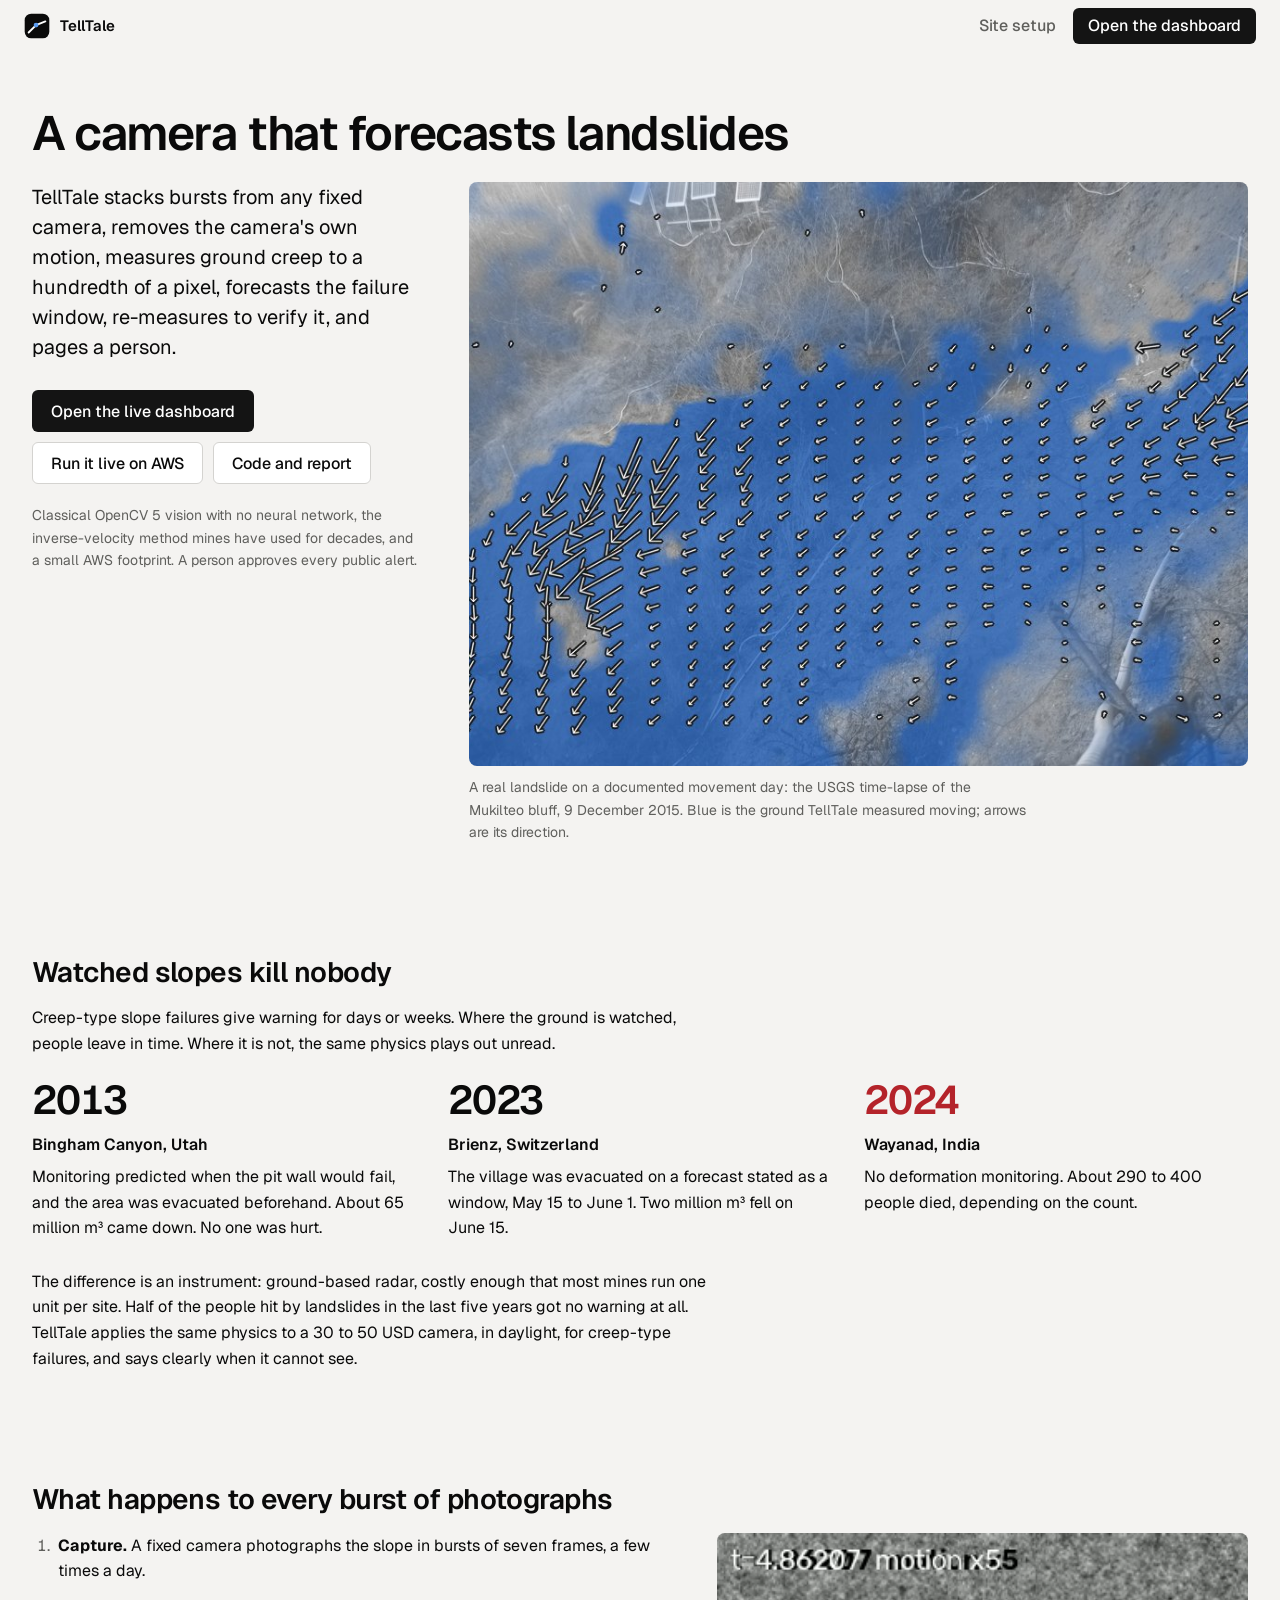
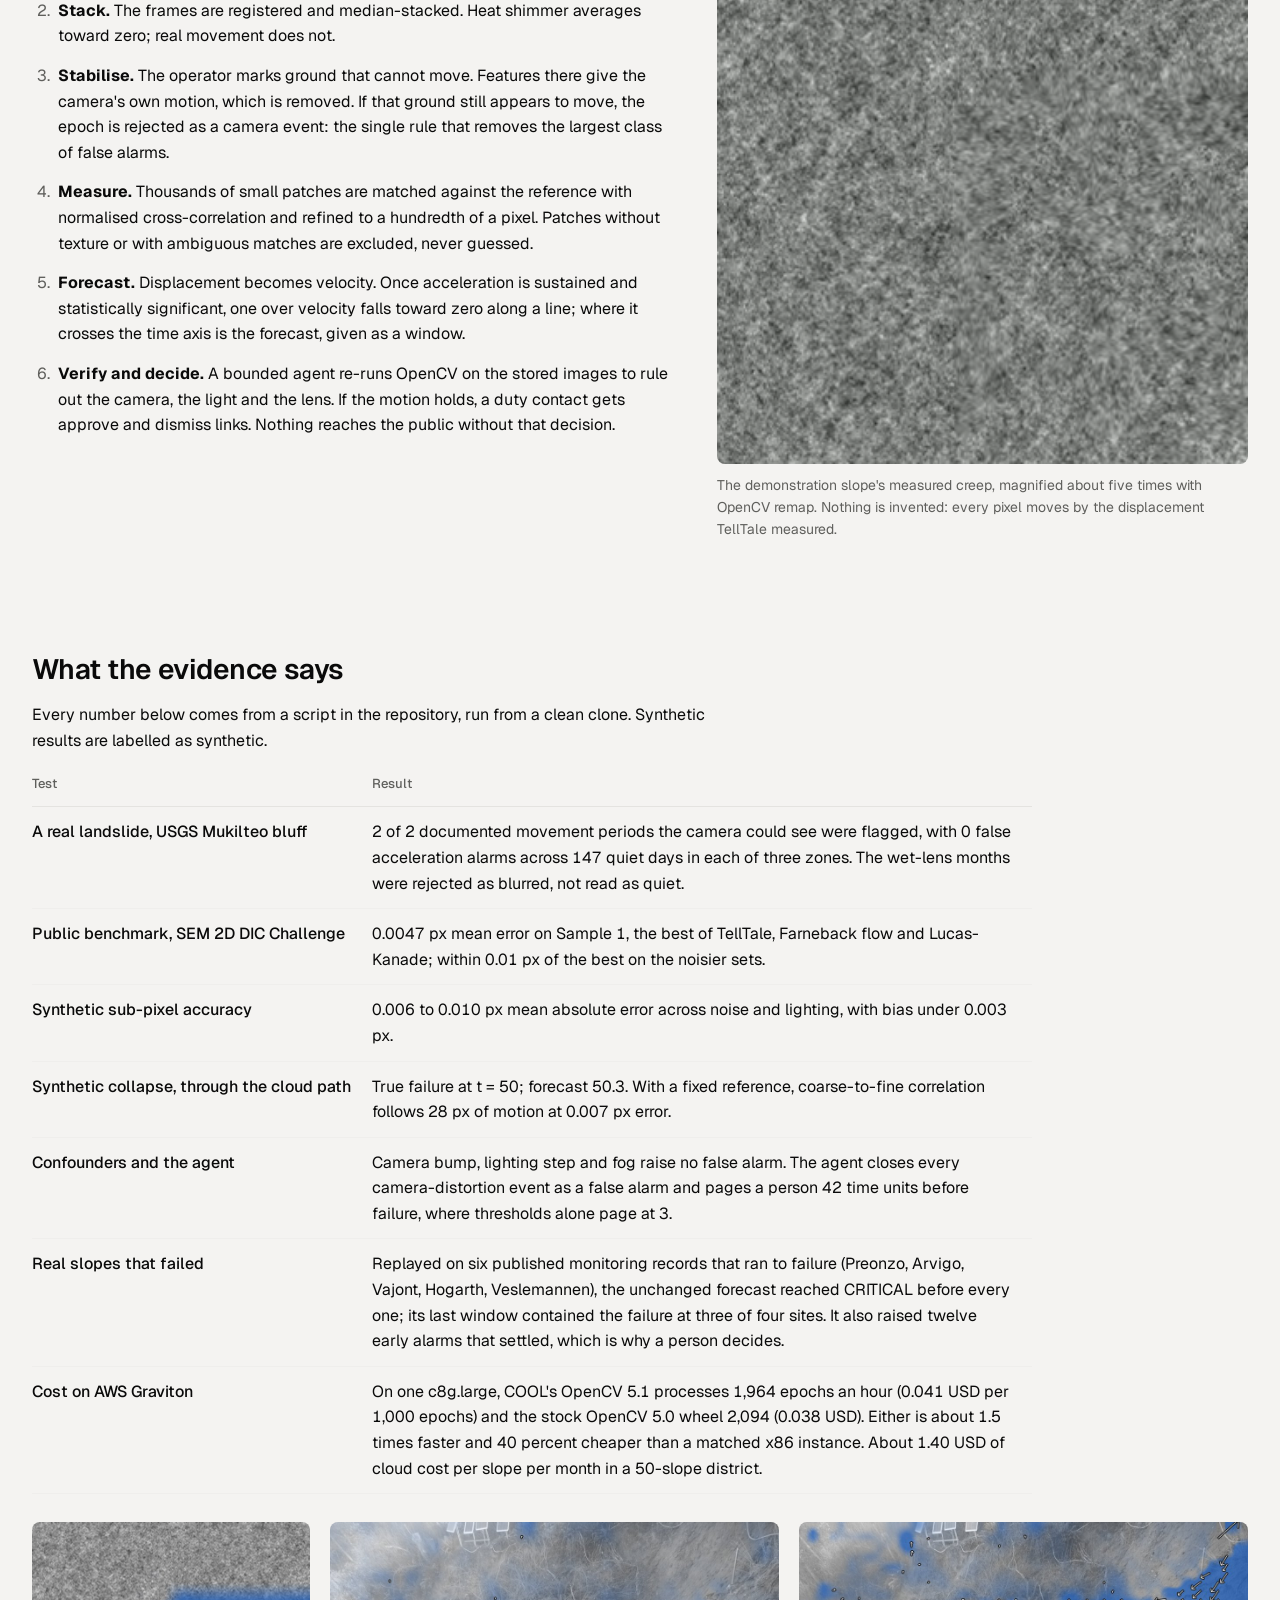
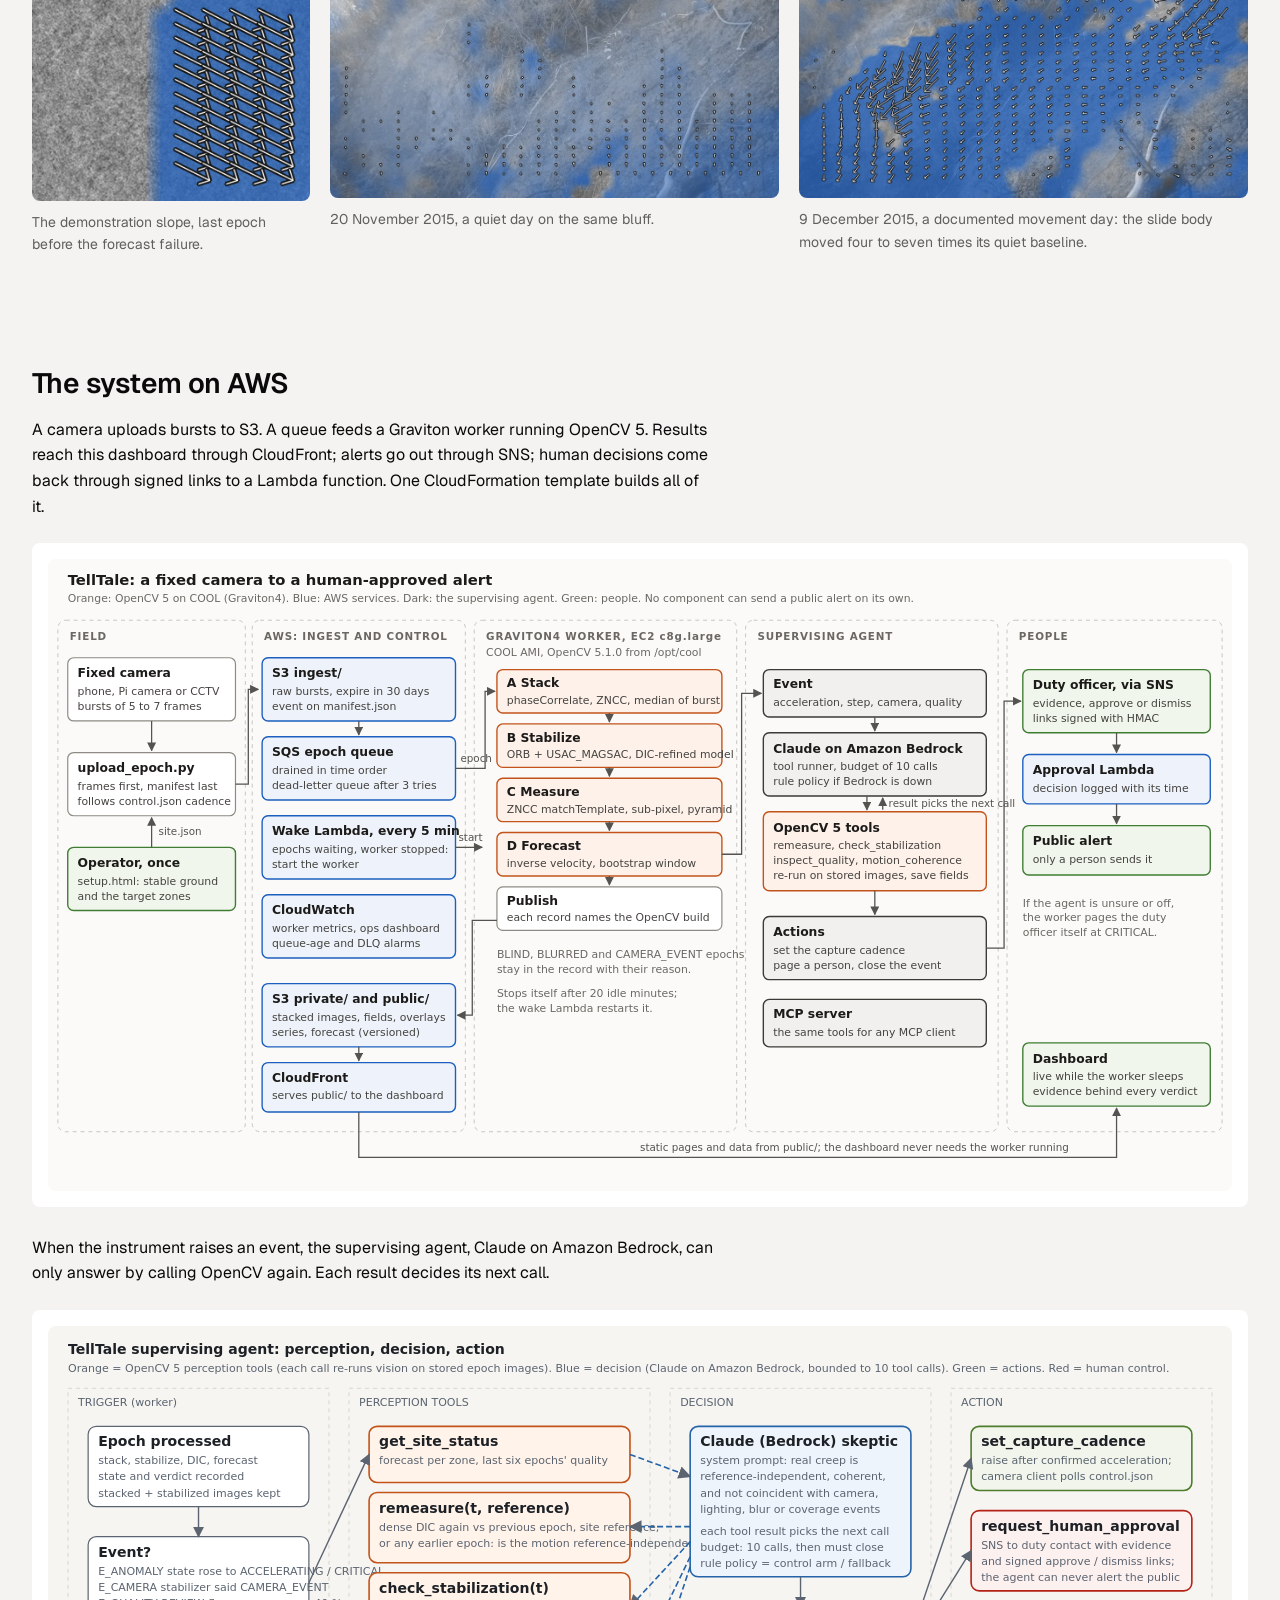
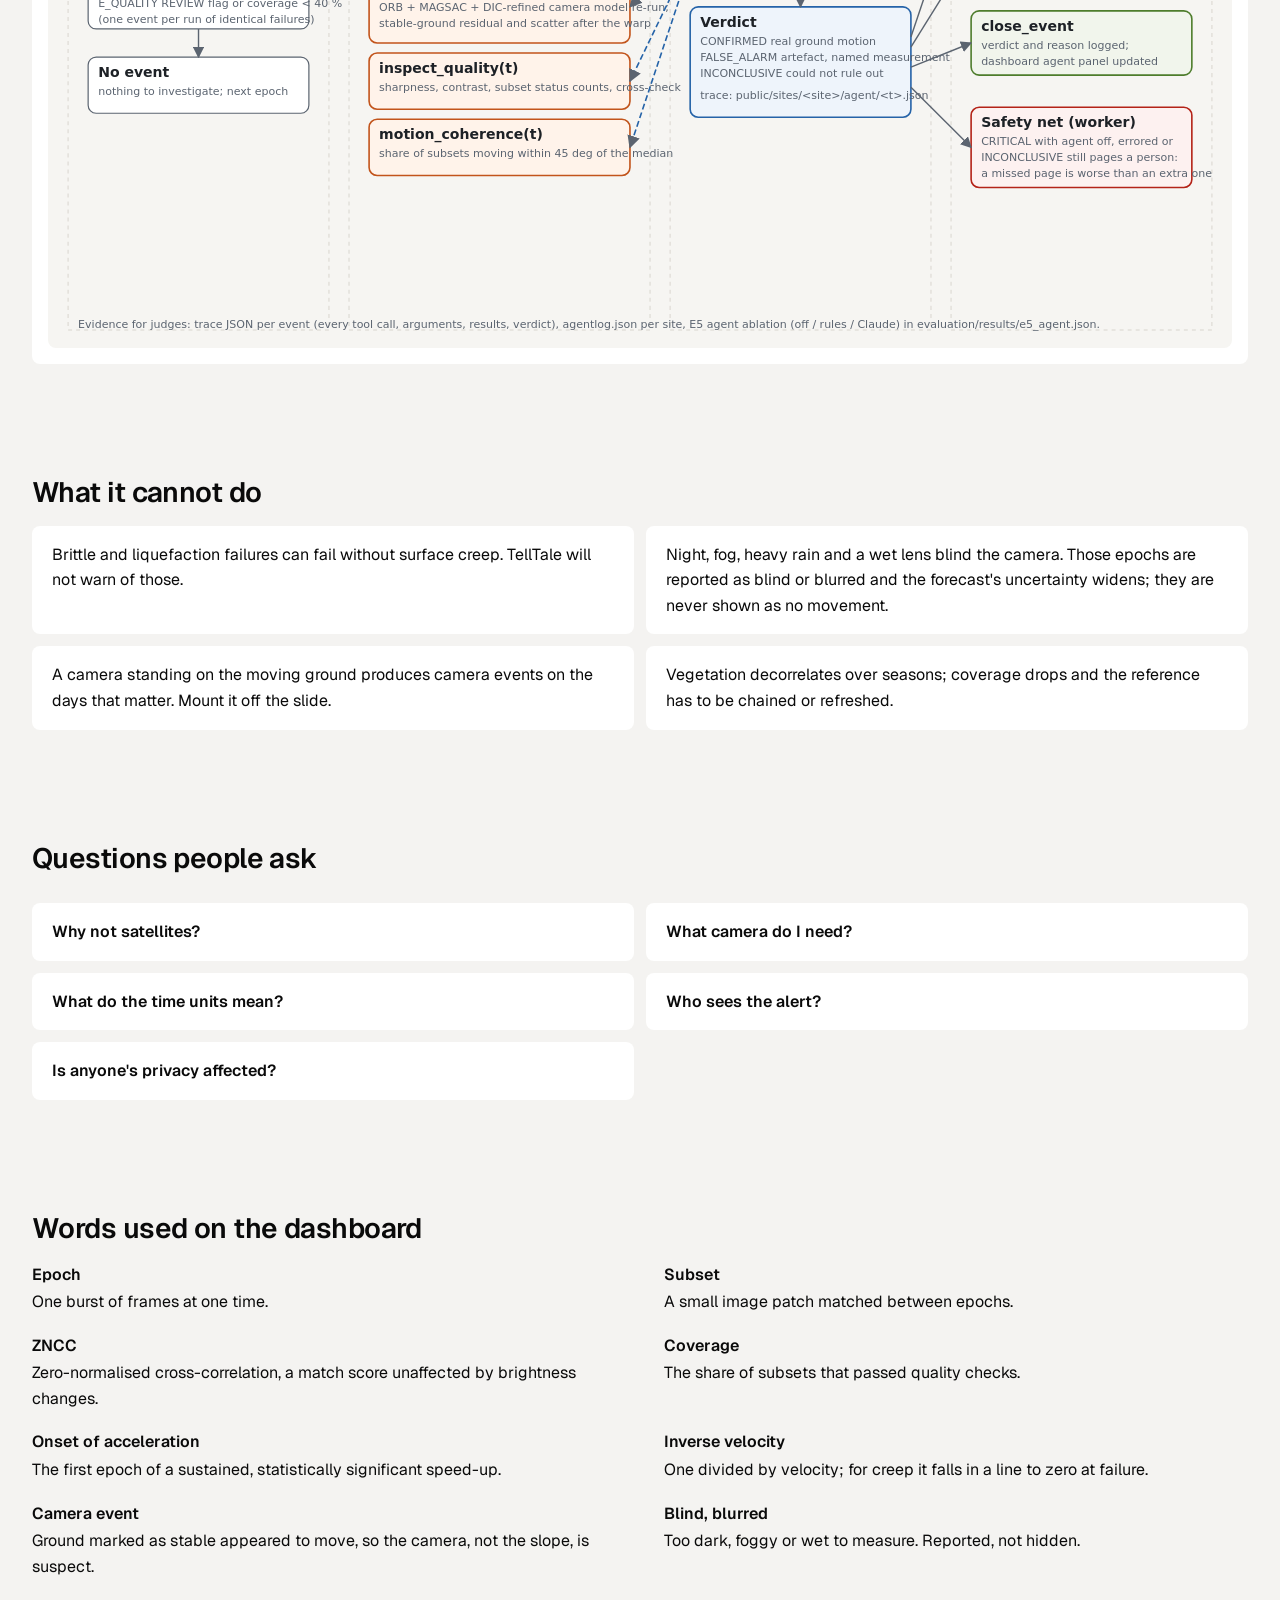
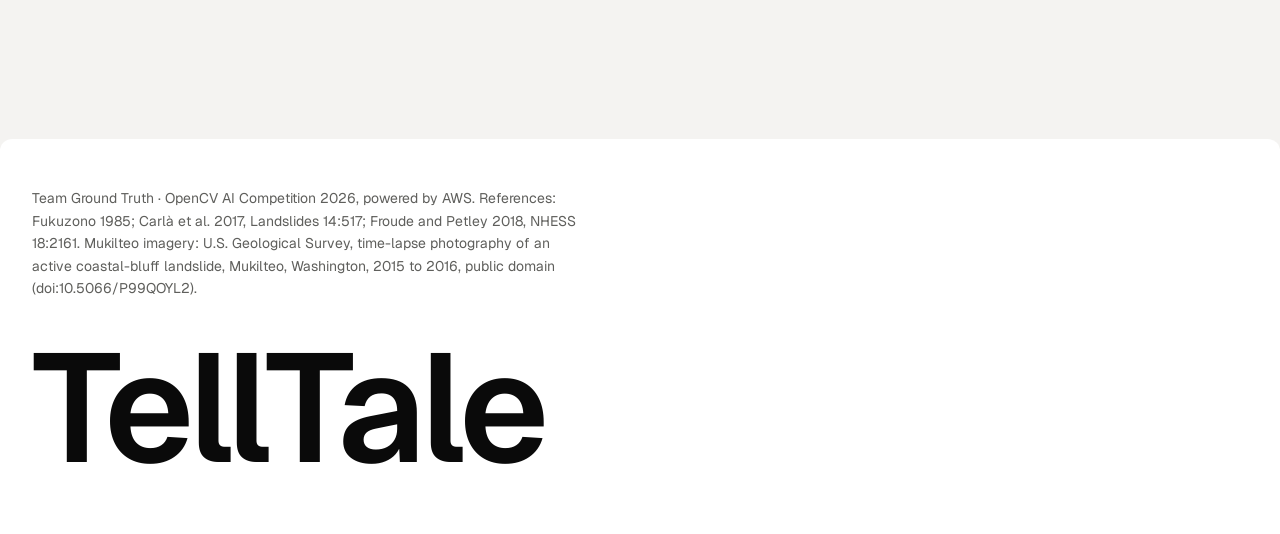
<file: web/dashboard/about.html>
<!doctype html>
<html lang="en">
<head>
<meta charset="utf-8">
<meta name="viewport" content="width=device-width, initial-scale=1">
<title>How TellTale works · camera slope instrument</title>
<meta name="description" content="TellTale stacks bursts from any fixed camera, removes the camera's own motion, measures ground creep to a hundredth of a pixel, forecasts the failure window, re-measures to verify it, and pages a person.">
<meta name="color-scheme" content="light dark">
<link rel="preconnect" href="https://fonts.googleapis.com"><link rel="preconnect" href="https://fonts.gstatic.com" crossorigin>
<link href="https://fonts.googleapis.com/css2?family=Geist:wght@400;500;700&display=swap" rel="stylesheet">
<link rel="stylesheet" href="dashboard.css">
<script>(function(){var q=new URLSearchParams(location.search).get("theme");var t=q||localStorage.getItem("telltale-theme")||"";if(t)document.documentElement.dataset.theme=t;})();</script>

<style>
  /* Read page: one column of prose at about 68ch, figures at full width of the frame. */
  body.read { font-size: 16px; line-height: 1.6; }
  body.read header.top { border-bottom: 0; }
  body.read main { max-width: 1380px; margin: 0 auto; padding: 24px 32px 64px; display: block; }
  .read section { margin-top: 112px; }
  .read section:first-child { margin-top: 32px; }
  .read h1 { font-size: 48px; line-height: 1.05; letter-spacing: -0.03em; font-weight: 600; }
  .read h2 { font-size: 28px; line-height: 1.2; letter-spacing: -0.02em; font-weight: 600; margin-bottom: 16px; }
  .read h3 { font-size: 16px; font-weight: 600; }
  .read p, .read li { max-width: 62ch; }
  .read p + p { margin-top: 14px; }
  .read .lead { font-size: 20px; line-height: 1.5; margin: 20px 0 0; max-width: 46ch; }
  .opening { display: grid; grid-template-columns: minmax(0, 4fr) minmax(0, 8fr); gap: 24px 48px; align-items: start; }
  .opening h1 { grid-column: 1 / -1; }
  .opening figure img { aspect-ratio: 4 / 3; object-fit: cover; }
  .opening .lead { margin-top: 0; }
  .opening .cta-row { display: flex; flex-wrap: wrap; gap: 10px; margin-top: 28px; }
  .opening .btn { height: 42px; padding: 0 18px; font-size: 16px; }
  .opening .note { margin-top: 20px; color: var(--muted); font-size: 14px; max-width: 46ch; }
  figure { margin: 0; }
  figure img { display: block; width: 100%; height: auto; border-radius: 8px; background: var(--raised); }
  figure figcaption { margin-top: 10px; color: var(--muted); font-size: 14px; max-width: 62ch; }
  .outcomes { display: grid; grid-template-columns: repeat(3, minmax(0, 1fr)); gap: 32px; margin: 24px 0 28px; }
  .outcome .year { font-size: 40px; line-height: 1; font-weight: 600; letter-spacing: -0.03em; font-variant-numeric: tabular-nums; }
  .outcome h3 { margin: 12px 0 6px; }
  .outcome.unwatched .year { color: var(--negative); }
  .split { display: grid; grid-template-columns: minmax(0, 6fr) minmax(0, 5fr); gap: 48px; align-items: start; }
  ol.steps { margin: 0; padding-left: 22px; }
  ol.steps li { margin-bottom: 14px; padding-left: 4px; }
  ol.steps li::marker { color: var(--muted); font-variant-numeric: tabular-nums; }
  .pair { display: grid; grid-template-columns: minmax(0, 0.62fr) repeat(2, minmax(0, 1fr)); gap: 20px; margin-top: 28px; align-items: start; }
  table.evidence { width: 100%; font-size: 16px; margin-top: 8px; }
  table.evidence th, table.evidence td { white-space: normal; vertical-align: top; padding: 12px 20px 12px 0; }
  table.evidence td:first-child { width: 34%; font-weight: 500; }
  table.evidence td:last-child { max-width: 64ch; }
  table.evidence { max-width: 1000px; }
  .diagram { margin-top: 24px; background: var(--surface); border-radius: 8px; padding: 16px; }
  .diagram img { background: transparent; }
  .limits { list-style: none; padding: 0; margin: 8px 0 0; display: grid; grid-template-columns: repeat(2, minmax(0, 1fr)); gap: 12px; }
  .limits li { max-width: none; padding: 16px 20px; background: var(--surface); border-radius: 8px; }
  .faq { display: grid; grid-template-columns: repeat(2, minmax(0, 1fr)); gap: 12px; align-items: start; }
  .faq h2 { grid-column: 1 / -1; }
  .faq details { padding: 16px 20px; background: var(--surface); border-radius: 8px; }
  .faq summary { cursor: pointer; font-weight: 600; font-size: 16px; list-style: none; }
  .faq summary::-webkit-details-marker { display: none; }
  .faq details p { margin-top: 8px; }
  .glossary { display: grid; grid-template-columns: repeat(2, minmax(0, 1fr)); gap: 18px 48px; margin: 8px 0 0; }
  .glossary dt { font-weight: 600; }
  .glossary dd { margin: 2px 0 0; }
  body.read > footer { max-width: 1380px; margin: 96px auto 0; padding: 48px 32px 56px; color: var(--muted); font-size: 14px; background: var(--surface); border-radius: 12px 12px 0 0; }
  .read > footer .wordmark { font-size: clamp(56px, 12vw, 168px); font-weight: 600; letter-spacing: -0.04em; color: var(--text); line-height: 0.9; margin-top: 40px; }
  @media (max-width: 860px) {
    .opening, .split { grid-template-columns: 1fr; gap: 28px; }
    .outcomes { grid-template-columns: 1fr; gap: 24px; }
    .pair, .glossary, .limits, .faq { grid-template-columns: 1fr; }
    .read section { margin-top: 72px; }
    .read h1 { font-size: 34px; }
    .read h2 { font-size: 24px; }
  }
  @media (max-width: 640px) { .read main, .read > footer { padding-left: 18px; padding-right: 18px; } }
  figure video { display: block; width: 100%; height: auto; border-radius: 8px; background: var(--raised); }
  /* Entrance: parts of each section rise into place once, staggered. Visible without script. */
  .js .reveal > * { opacity: 0; transform: translateY(20px); transition: opacity 520ms var(--ease-out), transform 520ms var(--ease-out); }
  .js .reveal.in > * { opacity: 1; transform: none; }
  .js .reveal.in > *:nth-child(2) { transition-delay: 70ms; } .js .reveal.in > *:nth-child(3) { transition-delay: 140ms; }
  .js .reveal.in > *:nth-child(4) { transition-delay: 210ms; } .js .reveal.in > *:nth-child(5) { transition-delay: 280ms; }
  .opening figure img { transition: transform 900ms var(--ease-out); }
  @media (hover: hover) and (pointer: fine) { .opening figure:hover img { transform: scale(1.015); } }
  @media (prefers-reduced-motion: reduce) {
    .js .reveal > * { transform: none; transition: opacity 300ms ease; }
    .opening figure img { transition: none; }
  }
</style>
</head>
<body class="read">
<a class="skip" href="#main">Skip to content</a>
<header class="top">
  <a class="brand" href="index.html"><span class="mark"><svg viewBox="0 0 28 28" width="26" height="26" aria-hidden="true"><rect x="0.75" y="0.75" width="26.5" height="26.5" rx="7" fill="var(--text)"/><path d="M5 21 L13 13 L23 9" fill="none" stroke="var(--surface)" stroke-width="2" stroke-linecap="round" stroke-linejoin="round"/><circle cx="13" cy="13" r="2.6" fill="var(--chart-3-on-dark)"/></svg></span><span class="name">TellTale</span></a>
  <nav class="controls" aria-label="Pages"><a class="btn btn-ghost" href="setup.html">Site setup</a><a class="btn btn-primary" href="index.html">Open the dashboard</a></nav>
</header>

<main id="main">
  <section class="opening" aria-labelledby="title">
    <h1 id="title">A camera that forecasts landslides</h1>
    <div>
      <p class="lead">TellTale stacks bursts from any fixed camera, removes the camera's own motion, measures ground creep to a hundredth of a pixel, forecasts the failure window, re-measures to verify it, and pages a person.</p>
      <div class="cta-row">
        <a class="btn btn-primary" href="index.html">Open the live dashboard</a>
        <a class="btn btn-secondary" href="./?site=live-demo">Run it live on AWS</a>
        <a class="btn btn-secondary" href="https://github.com/usv240/telltale">Code and report</a>
      </div>
      <p class="note">Classical OpenCV 5 vision with no neural network, the inverse-velocity method mines have used for decades, and a small AWS footprint. A person approves every public alert.</p>
    </div>
    <figure>
      <img src="figures/e4_mukilteo_2015-12-09_movement.jpg" alt="An active coastal bluff at Mukilteo, Washington, on 9 December 2015, overlaid with the motion TellTale measured that day: the landslide body is tinted blue, with arrows pointing downslope" width="1024" height="630">
      <figcaption>A real landslide on a documented movement day: the USGS time-lapse of the Mukilteo bluff, 9 December 2015. Blue is the ground TellTale measured moving; arrows are its direction.</figcaption>
    </figure>
  </section>

  <section class="reveal" aria-labelledby="why">
    <h2 id="why">Watched slopes kill nobody</h2>
    <p>Creep-type slope failures give warning for days or weeks. Where the ground is watched, people leave in time. Where it is not, the same physics plays out unread.</p>
    <div class="outcomes">
      <div class="outcome"><div class="year">2013</div><h3>Bingham Canyon, Utah</h3><p>Monitoring predicted when the pit wall would fail, and the area was evacuated beforehand. About 65 million m³ came down. No one was hurt.</p></div>
      <div class="outcome"><div class="year">2023</div><h3>Brienz, Switzerland</h3><p>The village was evacuated on a forecast stated as a window, May 15 to June 1. Two million m³ fell on June 15.</p></div>
      <div class="outcome unwatched"><div class="year">2024</div><h3>Wayanad, India</h3><p>No deformation monitoring. About 290 to 400 people died, depending on the count.</p></div>
    </div>
    <p>The difference is an instrument: ground-based radar, costly enough that most mines run one unit per site. Half of the people hit by landslides in the last five years got no warning at all. TellTale applies the same physics to a 30 to 50 USD camera, in daylight, for creep-type failures, and says clearly when it cannot see.</p>
  </section>

  <section class="reveal" aria-labelledby="how">
    <h2 id="how">What happens to every burst of photographs</h2>
    <div class="split">
      <ol class="steps">
        <li><b>Capture.</b> A fixed camera photographs the slope in bursts of seven frames, a few times a day.</li>
        <li><b>Stack.</b> The frames are registered and median-stacked. Heat shimmer averages toward zero; real movement does not.</li>
        <li><b>Stabilise.</b> The operator marks ground that cannot move. Features there give the camera's own motion, which is removed. If that ground still appears to move, the epoch is rejected as a camera event: the single rule that removes the largest class of false alarms.</li>
        <li><b>Measure.</b> Thousands of small patches are matched against the reference with normalised cross-correlation and refined to a hundredth of a pixel. Patches without texture or with ambiguous matches are excluded, never guessed.</li>
        <li><b>Forecast.</b> Displacement becomes velocity. Once acceleration is sustained and statistically significant, one over velocity falls toward zero along a line; where it crosses the time axis is the forecast, given as a window.</li>
        <li><b>Verify and decide.</b> A bounded agent re-runs OpenCV on the stored images to rule out the camera, the light and the lens. If the motion holds, a duty contact gets approve and dismiss links. Nothing reaches the public without that decision.</li>
      </ol>
      <figure>
        <video autoplay muted loop playsinline preload="metadata" poster="figures/magnified_poster.jpg" width="640" height="640" aria-label="The demonstration slope's measured creep, magnified about five times: the right-hand block slides down and to the right while the left-hand ground stays still">
          <source src="figures/magnified.webm" type="video/webm">
          <source src="figures/magnified.mp4" type="video/mp4">
        </video>
        <figcaption>The demonstration slope's measured creep, magnified about five times with OpenCV remap. Nothing is invented: every pixel moves by the displacement TellTale measured.</figcaption>
      </figure>
    </div>
  </section>

  <section class="reveal" aria-labelledby="evidence">
    <h2 id="evidence">What the evidence says</h2>
    <p>Every number below comes from a script in the repository, run from a clean clone. Synthetic results are labelled as synthetic.</p>
    <table class="evidence">
      <thead><tr><th scope="col">Test</th><th scope="col">Result</th></tr></thead>
      <tbody>
        <tr><td>A real landslide, USGS Mukilteo bluff</td><td>2 of 2 documented movement periods the camera could see were flagged, with 0 false acceleration alarms across 147 quiet days in each of three zones. The wet-lens months were rejected as blurred, not read as quiet.</td></tr>
        <tr><td>Public benchmark, SEM 2D DIC Challenge</td><td>0.0047 px mean error on Sample 1, the best of TellTale, Farneback flow and Lucas-Kanade; within 0.01 px of the best on the noisier sets.</td></tr>
        <tr><td>Synthetic sub-pixel accuracy</td><td>0.006 to 0.010 px mean absolute error across noise and lighting, with bias under 0.003 px.</td></tr>
        <tr><td>Synthetic collapse, through the cloud path</td><td>True failure at t = 50; forecast 50.3. With a fixed reference, coarse-to-fine correlation follows 28 px of motion at 0.007 px error.</td></tr>
        <tr><td>Confounders and the agent</td><td>Camera bump, lighting step and fog raise no false alarm. The agent closes every camera-distortion event as a false alarm and pages a person 42 time units before failure, where thresholds alone page at 3.</td></tr>
        <tr><td>Real slopes that failed</td><td>Replayed on six published monitoring records that ran to failure (Preonzo, Arvigo, Vajont, Hogarth, Veslemannen), the unchanged forecast reached CRITICAL before every one; its last window contained the failure at three of four sites. It also raised twelve early alarms that settled, which is why a person decides.</td></tr>
        <tr><td>Cost on AWS Graviton</td><td>On one c8g.large, COOL's OpenCV 5.1 processes 1,964 epochs an hour (0.041 USD per 1,000 epochs) and the stock OpenCV 5.0 wheel 2,094 (0.038 USD). Either is about 1.5 times faster and 40 percent cheaper than a matched x86 instance. About 1.40 USD of cloud cost per slope per month in a 50-slope district.</td></tr>
      </tbody>
    </table>
    <div class="pair">
      <figure>
        <img src="figures/demo_overlay_t47.jpg" alt="The demonstration slope at its last epoch: still ground grey, the creeping block blue with arrows" width="640" height="640" loading="lazy">
        <figcaption>The demonstration slope, last epoch before the forecast failure.</figcaption>
      </figure>
      <figure>
        <img src="figures/e4_mukilteo_2015-11-20_quiet.jpg" alt="The Mukilteo bluff on 20 November 2015, a quiet day: almost no blue tint and few arrows" width="1024" height="630" loading="lazy">
        <figcaption>20 November 2015, a quiet day on the same bluff.</figcaption>
      </figure>
      <figure>
        <img src="figures/e4_mukilteo_2015-12-09_movement.jpg" alt="The Mukilteo bluff on 9 December 2015, a documented movement day: the landslide body tinted blue with coherent downslope arrows" width="1024" height="630" loading="lazy">
        <figcaption>9 December 2015, a documented movement day: the slide body moved four to seven times its quiet baseline.</figcaption>
      </figure>
    </div>
  </section>

  <section class="reveal" aria-labelledby="system">
    <h2 id="system">The system on AWS</h2>
    <p>A camera uploads bursts to S3. A queue feeds a Graviton worker running OpenCV 5. Results reach this dashboard through CloudFront; alerts go out through SNS; human decisions come back through signed links to a Lambda function. One CloudFormation template builds all of it.</p>
    <figure class="diagram"><img src="figures/architecture.svg" alt="Architecture: field camera to S3, SQS, a Graviton EC2 worker running stacking, stabilisation, measurement and forecasting, publishing to CloudFront; CloudWatch alarms, SNS alerts and a human approval link" loading="lazy"></figure>
    <p style="margin-top:28px">When the instrument raises an event, the supervising agent, Claude on Amazon Bedrock, can only answer by calling OpenCV again. Each result decides its next call.</p>
    <figure class="diagram"><img src="figures/agent_workflow.svg" alt="Agent workflow: an event triggers perception tools that re-run OpenCV, a bounded decision, and actions limited to capture cadence, paging a person and closing the event" loading="lazy"></figure>
  </section>

  <section class="reveal" aria-labelledby="limits">
    <h2 id="limits">What it cannot do</h2>
    <ul class="limits">
      <li>Brittle and liquefaction failures can fail without surface creep. TellTale will not warn of those.</li>
      <li>Night, fog, heavy rain and a wet lens blind the camera. Those epochs are reported as blind or blurred and the forecast's uncertainty widens; they are never shown as no movement.</li>
      <li>A camera standing on the moving ground produces camera events on the days that matter. Mount it off the slide.</li>
      <li>Vegetation decorrelates over seasons; coverage drops and the reference has to be chained or refreshed.</li>
    </ul>
  </section>

  <section class="faq reveal" aria-labelledby="faq">
    <h2 id="faq">Questions people ask</h2>
    <details><summary>Why not satellites?</summary><p>Satellite radar revisits every few days to weeks, loses coherence on vegetation, and cannot follow the final hours to days of acceleration. A camera on site measures every few hours for the cost of a phone.</p></details>
    <details><summary>What camera do I need?</summary><p>Any fixed camera with a stable mount and a view of the slope: an old phone, a Raspberry Pi camera, or existing CCTV. Longer focal lengths give finer resolution; a lens hood and heater keep it dry.</p></details>
    <details><summary>What do the time units mean?</summary><p>Whatever the site uses: hours for an excavation, days for a natural slope, minutes for the tabletop demonstration. The physics is the same.</p></details>
    <details><summary>Who sees the alert?</summary><p>The duty contact configured for the site receives critical messages with approve and dismiss links. Every decision is logged with its time and source.</p></details>
    <details><summary>Is anyone's privacy affected?</summary><p>Cameras look at ground and structures. There is no person detection or face processing anywhere in the code, and raw images expire after 30 days.</p></details>
  </section>

  <section class="reveal" aria-labelledby="glossary">
    <h2 id="glossary">Words used on the dashboard</h2>
    <dl class="glossary">
      <div><dt>Epoch</dt><dd>One burst of frames at one time.</dd></div>
      <div><dt>Subset</dt><dd>A small image patch matched between epochs.</dd></div>
      <div><dt>ZNCC</dt><dd>Zero-normalised cross-correlation, a match score unaffected by brightness changes.</dd></div>
      <div><dt>Coverage</dt><dd>The share of subsets that passed quality checks.</dd></div>
      <div><dt>Onset of acceleration</dt><dd>The first epoch of a sustained, statistically significant speed-up.</dd></div>
      <div><dt>Inverse velocity</dt><dd>One divided by velocity; for creep it falls in a line to zero at failure.</dd></div>
      <div><dt>Camera event</dt><dd>Ground marked as stable appeared to move, so the camera, not the slope, is suspect.</dd></div>
      <div><dt>Blind, blurred</dt><dd>Too dark, foggy or wet to measure. Reported, not hidden.</dd></div>
    </dl>
  </section>
</main>

<footer>
  <p>Team Ground Truth · OpenCV AI Competition 2026, powered by AWS. References: Fukuzono 1985; Carlà et al. 2017, Landslides 14:517; Froude and Petley 2018, NHESS 18:2161. Mukilteo imagery: U.S. Geological Survey, time-lapse photography of an active coastal-bluff landslide, Mukilteo, Washington, 2015 to 2016, public domain (doi:10.5066/P99QOYL2).</p>
  <div class="wordmark" aria-hidden="true">TellTale</div>
</footer>
<script>
  (function () {
    if (!("IntersectionObserver" in window)) return;
    document.documentElement.classList.add("js");
    var io = new IntersectionObserver(function (entries) {
      entries.forEach(function (e) { if (e.isIntersecting) { e.target.classList.add("in"); io.unobserve(e.target); } });
    }, { rootMargin: "0px 0px -5% 0px" });
    var all = document.querySelectorAll(".reveal");
    all.forEach(function (el) { io.observe(el); });
    // Never leave content hidden: anything not yet revealed appears after a short wait.
    setTimeout(function () { all.forEach(function (el) { el.classList.add("in"); }); }, 2500);
  })();
</script>
</body>
</html>
</file>
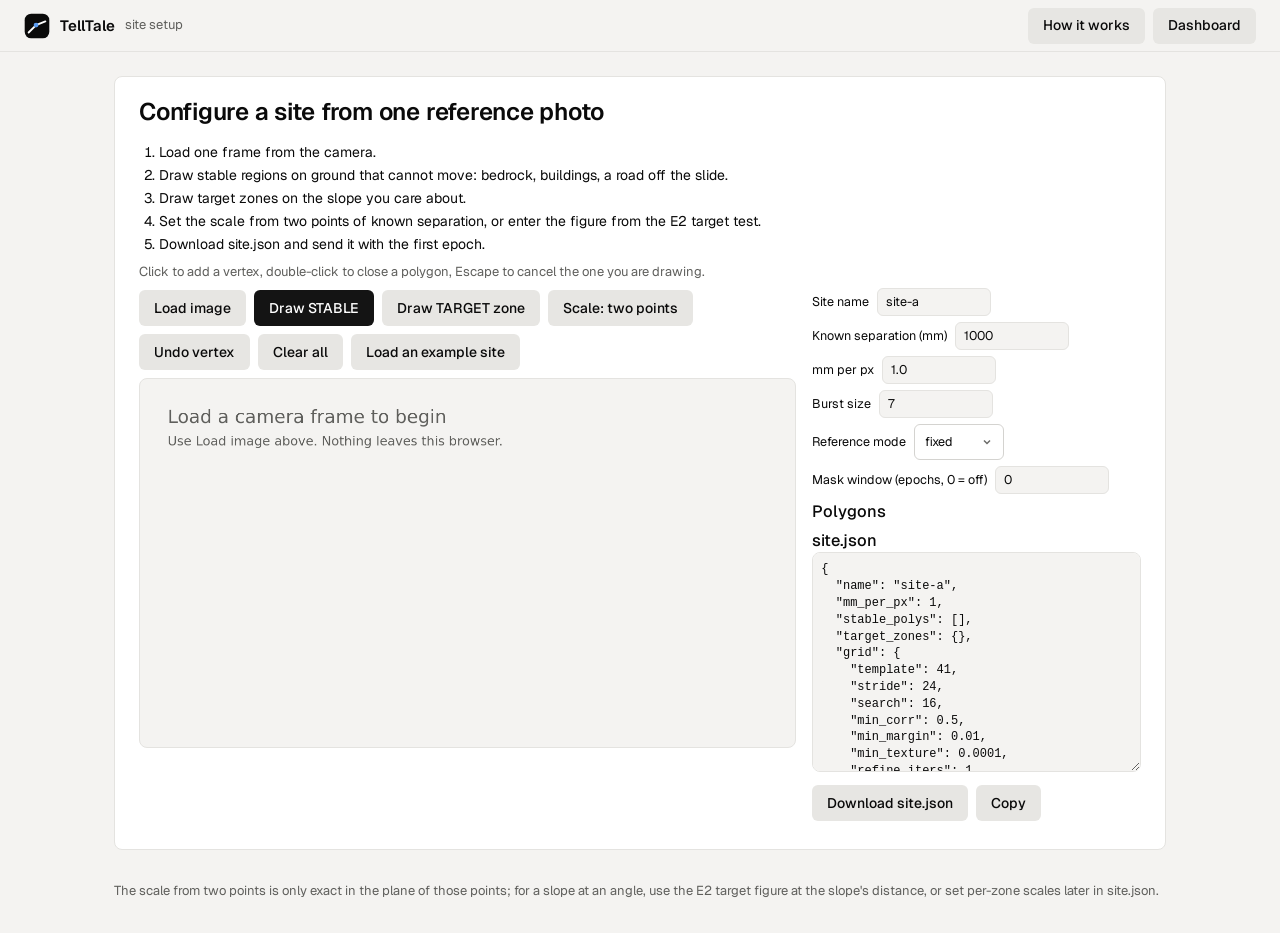
<file: web/dashboard/setup.html>
<!doctype html>
<html lang="en">
<head>
<meta charset="utf-8">
<meta name="viewport" content="width=device-width, initial-scale=1">
<title>TellTale site setup</title>
<link rel="preconnect" href="https://fonts.googleapis.com"><link rel="preconnect" href="https://fonts.gstatic.com" crossorigin>
<link href="https://fonts.googleapis.com/css2?family=Geist:wght@400;500;700&display=swap" rel="stylesheet">
<link rel="stylesheet" href="dashboard.css">
<script>(function(){var q=new URLSearchParams(location.search).get("theme");var t=q||localStorage.getItem("telltale-theme")||"";if(t)document.documentElement.dataset.theme=t;})();</script>

<style>
  .setup { display: grid; gap: 16px; grid-template-columns: 1fr; }
  @media (min-width: 900px) { .setup { grid-template-columns: 2fr 1fr; } }
  canvas { width: 100%; height: auto; border: 1px solid var(--line); border-radius: 8px; background: var(--bg); cursor: crosshair; touch-action: none; }
  .tools { display: flex; flex-wrap: wrap; gap: 8px; margin: 8px 0; }
  .tools .btn.active { background: var(--primary); color: var(--on-primary); }
  /* taste-skill-ignore: the textarea shows literal JSON output */
  textarea { width: 100%; min-height: 220px; font: 12px/1.4 ui-monospace, Consolas, monospace; background: var(--bg); color: var(--ink); border: 1px solid var(--line); border-radius: 8px; padding: 8px; } /* taste-skill-ignore: literal JSON output */
  label.row { display: flex; gap: 8px; align-items: center; margin: 6px 0; font-size: 0.9rem; }
  label.row input { font: inherit; padding: 4px 8px; border: 1px solid var(--line); border-radius: 6px; background: var(--bg); color: var(--ink); width: 9em; }
  ol.setup-steps { margin: 12px 0 6px; padding-left: 20px; max-width: 72ch; }
  ol.setup-steps li { margin: 3px 0; }
  ul.polys { list-style: none; padding: 0; margin: 6px 0; font-size: 0.85rem; }
  ul.polys li { display: flex; justify-content: space-between; gap: 8px; padding: 4px 0; border-bottom: 1px solid var(--line); }
</style>
</head>
<body>
<a class="skip" href="#main">Skip to content</a>
<header class="top">
  <a class="brand" href="index.html"><span class="mark"><svg viewBox="0 0 28 28" width="26" height="26" aria-hidden="true"><rect x="0.75" y="0.75" width="26.5" height="26.5" rx="7" fill="var(--text)"/><path d="M5 21 L13 13 L23 9" fill="none" stroke="var(--surface)" stroke-width="2" stroke-linecap="round" stroke-linejoin="round"/><circle cx="13" cy="13" r="2.6" fill="var(--chart-3-on-dark)"/></svg></span><span class="name">TellTale</span><span class="sub">site setup</span></a>
  <div class="controls"><a class="btn" href="about.html">How it works</a><a class="btn" href="index.html">Dashboard</a></div>
</header>
<main id="main">
  <section class="panel">
    <h1>Configure a site from one reference photo</h1>
    <ol class="setup-steps">
      <li>Load one frame from the camera.</li>
      <li>Draw stable regions on ground that cannot move: bedrock, buildings, a road off the slide.</li>
      <li>Draw target zones on the slope you care about.</li>
      <li>Set the scale from two points of known separation, or enter the figure from the E2 target test.</li>
      <li>Download site.json and send it with the first epoch.</li>
    </ol>
    <p class="hint">Click to add a vertex, double-click to close a polygon, Escape to cancel the one you are drawing.</p>
    <div class="setup">
      <div>
        <div class="tools">
          <label class="btn">Load image <input id="file" type="file" accept="image/*" hidden></label>
          <button id="mode-stable" class="btn active" type="button">Draw STABLE</button>
          <button id="mode-zone" class="btn" type="button">Draw TARGET zone</button>
          <button id="mode-scale" class="btn" type="button">Scale: two points</button>
          <button id="undo" class="btn" type="button">Undo vertex</button>
          <button id="clear" class="btn" type="button">Clear all</button>
          <button id="example" class="btn" type="button" title="Load the USGS Mukilteo camera with the stable region and zones it is monitored with">Load an example site</button>
        </div>
        <canvas id="c" width="1280" height="720" aria-label="Reference image with polygons"></canvas>
      </div>
      <div>
        <label class="row">Site name <input id="name" value="site-a"></label>
        <label class="row">Known separation (mm) <input id="sep" type="number" value="1000"></label>
        <label class="row">mm per px <input id="mmpp" type="number" step="0.001" value="1.0"></label>
        <label class="row">Burst size <input id="burst" type="number" value="7"></label>
        <label class="row">Reference mode <select id="refmode"><option value="fixed">fixed</option><option value="chained">chained</option></select></label>
        <label class="row">Mask window (epochs, 0 = off) <input id="maskw" type="number" value="0"></label>
        <h3>Polygons</h3>
        <ul id="list" class="polys"></ul>
        <h3>site.json</h3>
        <textarea id="out" readonly aria-label="site.json"></textarea>
        <div class="tools"><button id="download" class="btn" type="button">Download site.json</button><button id="copy" class="btn" type="button">Copy</button></div>
      </div>
    </div>
  </section>
</main>
<footer><p>The scale from two points is only exact in the plane of those points; for a slope at an angle, use the E2 target figure at the slope's distance, or set per-zone scales later in site.json.</p></footer>
<script>
(function () {
  "use strict";
  const $ = (id) => document.getElementById(id);
  const c = $("c"), ctx = c.getContext("2d");
  let img = null, mode = "stable", current = [], polys = [], scalePts = [], zoneCount = 0;
  const colors = { stable: "#2563a8", zone: "#c2541b" };

  function setMode(m) {
    mode = m; current = [];
    for (const id of ["mode-stable", "mode-zone", "mode-scale"]) $(id).classList.toggle("active", id === "mode-" + m);
    draw();
  }
  $("mode-stable").onclick = () => setMode("stable");
  $("mode-zone").onclick = () => setMode("zone");
  $("mode-scale").onclick = () => { setMode("scale"); scalePts = []; };
  $("undo").onclick = () => { if (current.length) current.pop(); else if (polys.length) polys.pop(); draw(); };
  $("clear").onclick = () => { current = []; polys = []; scalePts = []; zoneCount = 0; draw(); };
  $("file").onchange = (ev) => {
    const f = ev.target.files[0]; if (!f) return;
    const im = new Image();
    im.onload = () => { img = im; c.width = im.naturalWidth; c.height = im.naturalHeight; draw(); };
    im.src = URL.createObjectURL(f);
  };
  function pos(ev) {
    const r = c.getBoundingClientRect();
    return [Math.round((ev.clientX - r.left) * c.width / r.width), Math.round((ev.clientY - r.top) * c.height / r.height)];
  }
  c.addEventListener("click", (ev) => {
    const p = pos(ev);
    if (mode === "scale") {
      scalePts.push(p);
      if (scalePts.length === 2) {
        const d = Math.hypot(scalePts[1][0] - scalePts[0][0], scalePts[1][1] - scalePts[0][1]);
        $("mmpp").value = (Number($("sep").value) / d).toFixed(4);
      }
      if (scalePts.length > 2) scalePts = [p];
    } else current.push(p);
    draw();
  });
  c.addEventListener("dblclick", (ev) => {
    ev.preventDefault();
    if (mode === "scale" || current.length < 3) return;
    const name = mode === "stable" ? `stable_${polys.filter(p => p.kind === "stable").length + 1}` : `zone_${++zoneCount}`;
    polys.push({ kind: mode, name, pts: current.slice() });
    current = [];
    draw();
  });
  window.addEventListener("keydown", (ev) => { if (ev.key === "Escape") { current = []; draw(); } });

  function draw() {
    ctx.clearRect(0, 0, c.width, c.height);
    if (img) ctx.drawImage(img, 0, 0, c.width, c.height);
    else { const fs = Math.round(c.width / 36); ctx.fillStyle = getComputedStyle(document.documentElement).getPropertyValue("--muted") || "#5f5f5c"; ctx.font = `500 ${fs}px Geist, system-ui`; ctx.fillText("Load a camera frame to begin", fs * 1.5, fs * 2.4); ctx.font = `400 ${Math.round(fs * 0.7)}px Geist, system-ui`; ctx.fillText("Use Load image above. Nothing leaves this browser.", fs * 1.5, fs * 3.6); }
    const lw = Math.max(2, c.width / 640);
    for (const p of polys) {
      ctx.strokeStyle = colors[p.kind]; ctx.lineWidth = lw; ctx.fillStyle = colors[p.kind] + "33";
      ctx.beginPath(); p.pts.forEach(([x, y], i) => i ? ctx.lineTo(x, y) : ctx.moveTo(x, y)); ctx.closePath(); ctx.fill(); ctx.stroke();
      ctx.fillStyle = colors[p.kind]; ctx.font = `${12 * lw}px system-ui`; ctx.fillText(p.name, p.pts[0][0] + 4, p.pts[0][1] - 6);
    }
    if (current.length) {
      ctx.strokeStyle = colors[mode] || "#fff"; ctx.lineWidth = lw; ctx.setLineDash([6, 4]);
      ctx.beginPath(); current.forEach(([x, y], i) => i ? ctx.lineTo(x, y) : ctx.moveTo(x, y)); ctx.stroke(); ctx.setLineDash([]);
      for (const [x, y] of current) { ctx.beginPath(); ctx.arc(x, y, 2 * lw, 0, 7); ctx.fill(); }
    }
    if (scalePts.length) {
      ctx.strokeStyle = "#4e7d2c"; ctx.lineWidth = lw; ctx.beginPath();
      scalePts.forEach(([x, y], i) => i ? ctx.lineTo(x, y) : ctx.moveTo(x, y)); ctx.stroke();
      for (const [x, y] of scalePts) { ctx.beginPath(); ctx.arc(x, y, 3 * lw, 0, 7); ctx.fillStyle = "#4e7d2c"; ctx.fill(); }
    }
    const list = $("list"); list.innerHTML = "";
    polys.forEach((p, i) => {
      const li = document.createElement("li");
      li.innerHTML = `<span>${p.kind.toUpperCase()} ${p.name} (${p.pts.length} pts)</span><button class="btn" type="button">remove</button>`;
      li.querySelector("button").onclick = () => { polys.splice(i, 1); draw(); };
      list.appendChild(li);
    });
    $("out").value = JSON.stringify(siteJSON(), null, 2);
  }
  function siteJSON() {
    const zones = {};
    polys.filter(p => p.kind === "zone").forEach(p => zones[p.name] = p.pts);
    return {
      name: $("name").value, mm_per_px: Number($("mmpp").value),
      stable_polys: polys.filter(p => p.kind === "stable").map(p => p.pts),
      target_zones: zones,
      grid: { template: 41, stride: 24, search: 16, min_corr: 0.5, min_margin: 0.01, min_texture: 0.0001, refine_iters: 1, threads: 0, pyramid_levels: 3 },
      forecast: { sma_window: 3, lma_window: 7, ooa_k: 3, noise_floor: 0.05, min_points_fit: 4, bootstrap: 500, min_r2: 0.5, critical_horizon: 5.0, alpha_grid: [1.5, 2.2, 0.05] },
      burst_size: Number($("burst").value), reference_mode: $("refmode").value, mask_window: Number($("maskw").value),
      notes: `Configured with setup.html on ${new Date().toISOString().slice(0, 10)}; image ${c.width}x${c.height}`
    };
  }
  for (const id of ["name", "sep", "mmpp", "burst", "refmode", "maskw"]) $(id).addEventListener("input", draw);
  $("download").onclick = () => {
    const blob = new Blob([JSON.stringify(siteJSON(), null, 2)], { type: "application/json" });
    const a = document.createElement("a"); a.href = URL.createObjectURL(blob); a.download = "site.json"; a.click();
  };
  $("copy").onclick = () => navigator.clipboard.writeText($("out").value);
  // An example: a monitored site's own reference frame and polygons, so the tool can be seen
  // working before an operator has a photo of their own (?example=<site> opens with it).
  const qs = new URLSearchParams(location.search);
  const root = (qs.get("root") || "sites").replace(/\/$/, "");
  async function loadExample(site) {
    try {
      const cfg = await (await fetch(`${root}/${site}/site.json`, { cache: "no-store" })).json();
      const im = new Image();
      im.onload = () => {
        img = im; c.width = im.naturalWidth; c.height = im.naturalHeight;
        polys = cfg.stable_polys.map((pts, i) => ({ kind: "stable", name: `stable_${i + 1}`, pts }));
        for (const [name, pts] of Object.entries(cfg.target_zones)) polys.push({ kind: "zone", name, pts });
        zoneCount = Object.keys(cfg.target_zones).length; current = []; scalePts = [];
        $("name").value = cfg.name; $("mmpp").value = cfg.mm_per_px;
        $("burst").value = cfg.burst_size || 7; $("refmode").value = cfg.reference_mode || "fixed";
        $("maskw").value = cfg.mask_window || 0;
        draw();
      };
      im.src = `${root}/${site}/reference.png`;
    } catch (e) { $("out").value = `Could not load the example site: ${e.message}`; }
  }
  $("example").onclick = () => loadExample(qs.get("example") || "mukilteo-usgs");
  draw();
  if (qs.get("example")) loadExample(qs.get("example"));
})();
</script>
</body>
</html>
</file>
<file: web/dashboard/dashboard.css>
/* TellTale — achromatic ledger (light) with a stone ground taken from the subject.
   Chrome is ink; the one data hue (#1d5fbf) marks the measured displacement and the forecast;
   status is the only other colour, in pale pills. Dark theme mirrors the roles. */

:root {
  --ground: #f4f3f1;          /* stone: the instrument watches ground */
  --surface: #ffffff;
  --raised: #eeedeb;
  --active: #e7e6e3;
  --border: #e4e3e0;
  --rule: #efeeec;
  --control: #d4d3d0;
  --text: #0a0a0a;
  --muted: #5f5f5c;           /* 6.0:1 on white, 5.5:1 on the ground */
  --faint: #6b6b68;
  --primary: #141414;
  --on-primary: #ffffff;
  --chart-1: #141414;
  --chart-2: #8a8a87;
  --chart-3: #1d5fbf;         /* the one data hue */
  --chart-3-soft: rgba(29, 95, 191, 0.10);
  --chart-3-on-dark: #5a9bf0;
  --grid: #ebeae7;
  --positive: #247b50;
  --negative: #b4232a;
  --pill-positive-bg: #dcfae5; --pill-positive-ink: #04250e;
  --pill-negative-bg: #ffedea; --pill-negative-ink: #831c1e;
  --pill-warning-bg: #fff6dc; --pill-warning-ink: #7a3a0b;
  --pill-neutral-bg: #eeedeb; --pill-neutral-ink: #3d3d3b;

  --radius-card: 8px; --radius-control: 6px; --radius-chip: 4px;
  --gap: 12px; --pad: 20px; --control-height: 36px;
  --fs-title: 24px; --fs-section: 15px; --fs-kpi: 26px; --fs-kpi-lead: 30px; --fs-body: 14px; --fs-small: 13px;
  --ease-out: cubic-bezier(0.23, 1, 0.32, 1);
  --rail: 56px;
  /* aliases kept for the setup and about pages */
  --line: var(--border); --bg: var(--ground); --ink: var(--text); --accent: var(--primary);
  color-scheme: light;
}

@media (prefers-color-scheme: dark) {
  :root:not([data-theme="light"]) {
    --ground: #0b0b0a; --surface: #151514; --raised: #1f1f1d; --active: #262624;
    --border: #262624; --rule: #1e1e1c; --control: #3a3a37;
    --text: #f2f1ee; --muted: #a8a7a2; --faint: #9a9994;
    --primary: #f2f1ee; --on-primary: #0b0b0a;
    --chart-1: #f2f1ee; --chart-2: #7d7c78; --chart-3: #5a9bf0; --chart-3-soft: rgba(90, 155, 240, 0.14);
    --grid: #232321;
    --pill-positive-bg: #15301f; --pill-positive-ink: #8fe0ad;
    --pill-negative-bg: #3a1716; --pill-negative-ink: #ffb4ad;
    --pill-warning-bg: #3a2a0c; --pill-warning-ink: #f5c97a;
    --pill-neutral-bg: #262624; --pill-neutral-ink: #d6d5d0;
    color-scheme: dark;
  }
}
:root[data-theme="dark"] {
  --ground: #0b0b0a; --surface: #151514; --raised: #1f1f1d; --active: #262624;
  --border: #262624; --rule: #1e1e1c; --control: #3a3a37;
  --text: #f2f1ee; --muted: #a8a7a2; --faint: #9a9994;
  --primary: #f2f1ee; --on-primary: #0b0b0a;
  --chart-1: #f2f1ee; --chart-2: #7d7c78; --chart-3: #5a9bf0; --chart-3-soft: rgba(90, 155, 240, 0.14);
  --grid: #232321;
  --pill-positive-bg: #15301f; --pill-positive-ink: #8fe0ad;
  --pill-negative-bg: #3a1716; --pill-negative-ink: #ffb4ad;
  --pill-warning-bg: #3a2a0c; --pill-warning-ink: #f5c97a;
  --pill-neutral-bg: #262624; --pill-neutral-ink: #d6d5d0;
  color-scheme: dark;
}

/* ---------------------------------------------------------------- base */
* { box-sizing: border-box; }
[hidden] { display: none !important; }
html { font: 400 var(--fs-body)/1.43 "Geist", Inter, system-ui, -apple-system, "Segoe UI", sans-serif; -webkit-text-size-adjust: 100%; }
body { margin: 0; background: var(--ground); color: var(--text); font-feature-settings: "ss01"; }
h1, h2, h3 { margin: 0; font-weight: 500; letter-spacing: 0; text-wrap: balance; }
p { margin: 0; }
a { color: inherit; text-decoration-color: var(--control); text-underline-offset: 3px; }
a:hover { text-decoration-color: currentColor; }
code { font: 12px/1.4 ui-monospace, "SF Mono", Consolas, monospace; } /* taste-skill-ignore: literal module path and build hash */
::selection { background: var(--chart-3-soft); color: var(--text); }
:focus-visible { outline: 2px solid var(--chart-3); outline-offset: 2px; border-radius: 4px; }
* { scrollbar-color: var(--control) transparent; scrollbar-width: thin; }
input, select, textarea, button { font: inherit; color: inherit; caret-color: var(--chart-3); }
.sr-only { position: absolute; width: 1px; height: 1px; overflow: hidden; clip: rect(0 0 0 0); white-space: nowrap; }
.skip { position: absolute; left: -999px; top: 8px; background: var(--surface); color: var(--text); padding: 8px 12px; border-radius: var(--radius-control); z-index: 10; }
.skip:focus { left: 8px; }

/* ---------------------------------------------------------------- controls */
.btn {
  display: inline-flex; align-items: center; justify-content: center; gap: 6px;
  height: var(--control-height); padding: 0 14px; border-radius: var(--radius-control);
  border: 1px solid transparent; background: var(--active); color: var(--text);
  font-weight: 500; text-decoration: none; white-space: nowrap; cursor: pointer;
  transition: transform 160ms var(--ease-out), background-color 160ms ease, border-color 160ms ease;
}
.btn:active { transform: scale(0.97); }
.btn-primary { background: var(--primary); color: var(--on-primary); }
.btn-secondary { background: var(--surface); border-color: var(--control); }
.btn:disabled { opacity: 0.45; cursor: not-allowed; transform: none; }
.btn-ghost { background: transparent; color: var(--muted); padding: 0 8px; }
.btn-sm { height: 30px; padding: 0 10px; font-size: 13px; }
@media (hover: hover) and (pointer: fine) {
  .btn:hover { background: var(--raised); }
  .btn-primary:hover { background: #2b2b2b; }
  :root[data-theme="dark"] .btn-primary:hover { background: #ffffff; }
  .btn-secondary:hover { border-color: var(--muted); background: var(--surface); }
  .btn-ghost:hover { color: var(--text); background: transparent; }
}
select {
  height: var(--control-height); padding: 0 32px 0 10px; border-radius: var(--radius-control);
  border: 1px solid var(--control); background: var(--surface); appearance: none;
  background-image: url("data:image/svg+xml,%3Csvg xmlns='http://www.w3.org/2000/svg' width='12' height='12' viewBox='0 0 12 12'%3E%3Cpath d='M3 4.5 L6 7.5 L9 4.5' fill='none' stroke='%236b6b68' stroke-width='1.5'/%3E%3C/svg%3E");
  background-repeat: no-repeat; background-position: right 10px center; cursor: pointer;
}
.field { display: inline-flex; align-items: center; gap: 8px; color: var(--muted); font-size: var(--fs-small); }

/* ---------------------------------------------------------------- pills */
.pill { display: inline-flex; align-items: center; height: 22px; padding: 0 8px; border-radius: var(--radius-chip); font-size: var(--fs-small); font-weight: 500; white-space: nowrap; }
.pill-neutral { background: var(--pill-neutral-bg); color: var(--pill-neutral-ink); }
.pill-warning { background: var(--pill-warning-bg); color: var(--pill-warning-ink); }
.pill-negative { background: var(--pill-negative-bg); color: var(--pill-negative-ink); }
.pill-positive { background: var(--pill-positive-bg); color: var(--pill-positive-ink); }

/* ---------------------------------------------------------------- app shell: icon rail */
body.app { padding-left: var(--rail); }
.rail {
  position: fixed; inset: 0 auto 0 0; width: var(--rail); z-index: 5;
  display: flex; flex-direction: column; align-items: center; gap: 4px; padding: 14px 0 12px;
  background: var(--ground); border-right: 1px solid var(--border);
}
.rail .mark { display: grid; place-items: center; width: 40px; height: 40px; margin-bottom: 14px; border-radius: 10px; }
.rail-item {
  position: relative; display: grid; place-items: center; width: 40px; height: 40px;
  border: 0; border-radius: 8px; background: transparent; color: var(--muted); cursor: pointer;
  transition: background-color 160ms ease, color 160ms ease, transform 160ms var(--ease-out);
}
.rail-item svg { width: 18px; height: 18px; fill: none; stroke: currentColor; stroke-width: 1.5; stroke-linecap: round; stroke-linejoin: round; }
.rail-item svg .fill { fill: currentColor; stroke: none; }
.rail-item span { position: absolute; left: 48px; top: 50%; translate: 0 -50%; padding: 4px 8px; border-radius: var(--radius-chip);
  background: var(--primary); color: var(--on-primary); font-size: var(--fs-small); white-space: nowrap;
  opacity: 0; pointer-events: none; transform: scale(0.97); transform-origin: left center;
  transition: opacity 125ms var(--ease-out), transform 125ms var(--ease-out); }
.rail-item[aria-current="page"] { background: var(--active); color: var(--text); }
.rail-item:active { transform: scale(0.95); }
@media (hover: hover) and (pointer: fine) {
  .rail-item:hover { color: var(--text); background: var(--raised); }
  .rail-item:hover span { opacity: 1; transform: scale(1); }
}
.rail-item:focus-visible span { opacity: 1; transform: scale(1); }
.rail-spacer { flex: 1; }

.canvas { padding: 24px 24px 40px; max-width: 1680px; }

/* ---------------------------------------------------------------- title row */
.title-row { display: flex; flex-wrap: wrap; justify-content: space-between; align-items: flex-start; gap: 16px 24px; margin-bottom: 16px; }
.title-text { min-width: 0; flex: 1 1 520px; }
.title-line { display: flex; flex-wrap: wrap; align-items: center; gap: 10px; }
h1 { font-size: var(--fs-title); line-height: 1.25; font-weight: 600; letter-spacing: -0.01em; }
.finding { margin-top: 6px; font-size: 15px; line-height: 1.5; max-width: 80ch; }
.finding strong { font-weight: 600; }
.scope { margin-top: 4px; color: var(--muted); font-size: 13px; }
.title-actions { display: flex; flex-wrap: wrap; align-items: center; justify-content: flex-end; gap: 10px; }
.actions { display: flex; flex-wrap: wrap; gap: 8px; }
.decision-note { margin: -6px 0 16px; color: var(--muted); font-size: 13px; }

/* ---------------------------------------------------------------- KPI strip: one card, divided */
.kpis {
  display: grid; grid-template-columns: 1.5fr repeat(5, 1fr);
  background: var(--surface); border: 1px solid var(--border); border-radius: var(--radius-card);
  margin-bottom: var(--gap); font-variant-numeric: tabular-nums;
}
.kpi { display: flex; flex-direction: column; gap: 4px; padding: 14px 18px 16px; min-width: 0; }
.kpi + .kpi { border-left: 1px solid var(--rule); }
.kpi-label { color: var(--muted); font-size: 13px; }
.kpi-value { font-size: var(--fs-kpi); line-height: 1.15; font-weight: 500; letter-spacing: -0.01em; white-space: nowrap; overflow: hidden; text-overflow: ellipsis; }
.kpi-value .unit { font-size: 13px; color: var(--muted); font-weight: 400; margin-left: 3px; letter-spacing: 0; }
.kpi-lead .kpi-value { font-size: var(--fs-kpi-lead); font-weight: 700; color: var(--chart-3); }
.kpi-sub { color: var(--muted); font-size: var(--fs-small); min-height: 17px; }
.kpi-value.is-empty { color: var(--faint); font-weight: 400; }

/* ---------------------------------------------------------------- panels and grid */
.grid { display: grid; grid-template-columns: repeat(12, minmax(0, 1fr)); gap: var(--gap); align-items: stretch; }
.panel.fit-content { align-self: start; }
/* beside a long open investigation, the instrument's health stays in view while reading it */
@media (min-width: 1281px) { .panel.fit-content { position: sticky; top: 16px; } }
.span-3 { grid-column: span 3; } .span-4 { grid-column: span 4; } .span-5 { grid-column: span 5; } .span-6 { grid-column: span 6; } .span-7 { grid-column: span 7; } .span-12 { grid-column: span 12; }
.panel { background: var(--surface); border: 1px solid var(--border); border-radius: var(--radius-card); padding: 16px var(--pad) 14px; min-width: 0; display: flex; flex-direction: column; }
.panel-head { display: flex; flex-wrap: wrap; justify-content: space-between; align-items: baseline; gap: 4px 12px; margin-bottom: 8px; }
.panel h2 { font-size: var(--fs-section); line-height: 1.4; font-weight: 600; }
.panel-meta { color: var(--muted); font-size: var(--fs-small); text-align: right; font-variant-numeric: tabular-nums; }
.empty { color: var(--muted); font-size: 14px; padding: 12px 0; }
details.help { padding-top: 8px; font-size: 13px; color: var(--muted); }
details.help summary { cursor: pointer; width: max-content; list-style: none; text-decoration: underline; text-decoration-color: var(--control); text-underline-offset: 3px; }
details.help summary::-webkit-details-marker { display: none; }
details.help[open] summary { margin-bottom: 6px; }
details.help p { max-width: 70ch; }

/* charts: ink chrome, one data hue */
.chart { width: 100%; height: auto; display: block; overflow: visible; }
.chart text { fill: var(--muted); font-size: 11.5px; font-family: inherit; font-variant-numeric: tabular-nums; }
.chart .grid-line { stroke: var(--grid); stroke-width: 1; }
.chart .axis-line { stroke: var(--control); stroke-width: 1; }
.chart .series { fill: none; stroke: var(--chart-3); stroke-width: 2; stroke-linejoin: round; }
.chart .dot { fill: var(--chart-3); }
.chart .dot-muted { fill: var(--chart-2); }
.chart .band { fill: var(--chart-3-soft); }
.chart .window { fill: var(--chart-3-soft); }
.chart .fit { stroke: var(--chart-1); stroke-width: 1.5; stroke-dasharray: 5 4; fill: none; }
.chart .marker { stroke: var(--chart-1); stroke-width: 1; }
.chart .marker-soft { stroke: var(--chart-2); stroke-width: 1; stroke-dasharray: 3 3; }
.chart .label { fill: var(--text); font-weight: 500; }
.chart .label-hue { fill: var(--chart-3); font-weight: 600; }
.chart .bar { fill: var(--chart-2); opacity: 0.55; }
.chart .bar-hit { fill: var(--chart-3); }

/* camera */
.camera figure { margin: 0; }
.camera img { display: block; width: 100%; height: auto; max-height: 220px; object-fit: contain; background: var(--raised); border-radius: 6px; }
.camera figcaption { margin-top: 8px; color: var(--muted); font-size: var(--fs-small); }
.replay { margin-top: auto; padding-top: 10px; }
.replay input[type=range] { width: 100%; margin: 0; accent-color: var(--chart-3); height: 24px; }
.replay-row { display: flex; justify-content: space-between; align-items: center; gap: 8px; margin-top: 2px; }
.replay-label { color: var(--muted); font-size: var(--fs-small); font-variant-numeric: tabular-nums; }
.replay-buttons { display: flex; gap: 6px; }

/* agent events */
.event-list { list-style: none; margin: 0; padding: 0; }
.event-list > li + li { border-top: 1px solid var(--rule); }
.event-list details > summary {
  display: grid; grid-template-columns: 92px 1fr auto; align-items: center; gap: 10px;
  min-height: 44px; padding: 6px 0; cursor: pointer; list-style: none;
}
.event-list details > summary::-webkit-details-marker { display: none; }
.event-list details > summary .pill { justify-self: start; }
.event-title { font-weight: 500; }
.event-meta { color: var(--muted); font-size: var(--fs-small); font-variant-numeric: tabular-nums; text-align: right; white-space: nowrap; }
.event-body { padding: 0 0 12px 102px; }
.event-summary { font-size: 14px; line-height: 1.5; max-width: 72ch; }
.evidence { margin: 12px 0 4px; }
.evidence-title { font-size: 13px; color: var(--muted); margin: 0 0 8px; }
/* the two re-measurements are a comparison, so they always sit side by side */
.evidence-row { display: grid; grid-template-columns: repeat(2, minmax(0, 260px)); gap: 12px; }
.evidence figure { margin: 0; }
.evidence img { display: block; width: 100%; aspect-ratio: 1; object-fit: cover; border-radius: 6px; background: var(--raised); }
.evidence figcaption { margin-top: 6px; font-size: 13px; color: var(--muted); line-height: 1.4; }
.evidence figcaption b { color: var(--text); font-weight: 600; font-variant-numeric: tabular-nums; }
.live-run { display: flex; flex-direction: column; align-items: flex-end; gap: 6px; }
.live-note { margin: 0; font-size: 13px; color: var(--muted); max-width: 34ch; text-align: right; }
.is-waiting .kpis, .is-waiting .grid { display: none; }
.waiting { margin-top: 16px; }
.waiting h2 { font-size: 18px; margin: 0 0 6px; }
.waiting-lead { margin: 0 0 14px; max-width: 72ch; color: var(--muted); }
.waiting-steps { margin: 0; padding: 0; list-style: none; display: grid; gap: 10px; }
.waiting-steps li { display: grid; grid-template-columns: 22px 1fr; gap: 10px; align-items: baseline; font-size: 15px; }
.waiting-steps li::before { content: ""; width: 10px; height: 10px; border-radius: 50%; border: 2px solid var(--border); justify-self: center; transform: translateY(1px); }
.waiting-steps li.done::before { background: var(--chart-3); border-color: var(--chart-3); }
.waiting-steps li.now::before { border-color: var(--chart-3); }
.waiting-steps li span { color: var(--muted); font-size: 13px; margin-left: 6px; }
@media (max-width: 860px) { .live-run { align-items: stretch; } .live-note { text-align: left; } }
.calls { margin-top: 10px; }
.event-list .calls > summary { display: block; padding: 4px 0; cursor: pointer; font-size: 13px; color: var(--muted); list-style: none; }
.event-list .calls > summary::-webkit-details-marker { display: none; }
.event-list .calls > summary::before { content: "+ "; }
.event-list .calls[open] > summary::before { content: "\2212  "; }
.trace { margin: 8px 0 0; padding: 0 0 0 18px; color: var(--muted); font-size: var(--fs-small); }
.trace li { margin: 3px 0; }
.trace b { color: var(--text); font-weight: 500; }
.trace code { font-size: 12px; word-break: break-all; }
@media (hover: hover) and (pointer: fine) { .event-list details > summary:hover .event-title { text-decoration: underline; text-decoration-color: var(--control); text-underline-offset: 3px; } }

/* health */
.health { display: grid; grid-template-columns: repeat(2, minmax(0, 1fr)); gap: 14px 20px; margin: 4px 0 0; }
.health .wide { grid-column: 1 / -1; }
.health code { overflow-wrap: anywhere; }
.health dt { color: var(--muted); font-size: var(--fs-small); }
.health dd { margin: 2px 0 0; font-variant-numeric: tabular-nums; }
.build { color: var(--muted); font-size: var(--fs-small); margin-bottom: 10px; overflow-wrap: anywhere; }
.build code { color: var(--text); }
.table-wrap { overflow-x: auto; }
table { border-collapse: collapse; width: 100%; font-size: 14px; font-variant-numeric: tabular-nums; }
th { text-align: left; font-weight: 500; color: var(--muted); font-size: var(--fs-small); padding: 6px 10px 6px 0; border-bottom: 1px solid var(--border); white-space: nowrap; }
td { padding: 7px 10px 7px 0; border-bottom: 1px solid var(--rule); white-space: nowrap; }
th.num, td.num { text-align: right; }
tr.unusable td { color: var(--muted); }
td .pill { height: 20px; }

.foot { margin-top: 28px; color: var(--muted); font-size: var(--fs-small); max-width: 110ch; }

/* ---------------------------------------------------------------- top-bar shell (about, setup) */
header.top { display: flex; flex-wrap: wrap; gap: 12px; align-items: center; justify-content: space-between; padding: 0 24px; min-height: 52px; border-bottom: 1px solid var(--border); background: var(--ground); }
.brand { display: flex; align-items: center; gap: 10px; text-decoration: none; }
.brand .mark svg { display: block; }
.name { font-weight: 600; font-size: 15px; }
.sub { color: var(--muted); font-size: 13px; }
.controls { display: flex; flex-wrap: wrap; gap: 8px; align-items: center; }
body:not(.app) main { max-width: 1100px; margin: 0 auto; padding: 24px; display: grid; gap: var(--gap); }
body:not(.app) .panel { padding: 20px 24px; }
body:not(.app) .panel h1 { font-size: 24px; font-weight: 600; letter-spacing: -0.01em; }
body:not(.app) .panel h2 { font-size: 18px; margin-bottom: 8px; }
body:not(.app) table.evidence th, body:not(.app) table.evidence td { white-space: normal; vertical-align: top; }
body:not(.app) .panel p + p { margin-top: 10px; }
.lead { font-size: 17px; line-height: 1.5; margin: 6px 0 14px; max-width: 70ch; }
.hint { color: var(--muted); font-size: 13px; }
.facts { margin: 0; display: grid; gap: 10px; grid-template-columns: 1fr; }
.facts.cols { grid-template-columns: repeat(auto-fit, minmax(200px, 1fr)); }
.facts dt { color: var(--muted); font-size: var(--fs-small); }
.facts dd { margin: 2px 0 0; font-weight: 500; }
body:not(.app) > footer { max-width: 1100px; margin: 0 auto; padding: 8px 24px 32px; color: var(--muted); font-size: var(--fs-small); }

/* ---------------------------------------------------------------- responsive */
@media (max-width: 1280px) {
  .kpis { grid-template-columns: repeat(3, 1fr); }
  .kpi:nth-child(4) { border-left: 0; }
  .kpi:nth-child(n+4) { border-top: 1px solid var(--rule); }
  .span-5, .span-4 { grid-column: span 6; }
  .span-7 { grid-column: span 12; } .span-5:last-of-type { grid-column: span 12; }
  .span-3 { grid-column: span 12; }
  .camera { display: grid; grid-template-columns: minmax(0, 340px) 1fr; column-gap: 20px; }
  .camera .panel-head { grid-column: 1 / -1; }
  .camera .replay { margin-top: 0; align-self: end; }
}
@media (max-width: 860px) {
  .span-5, .span-4, .span-6, .span-7 { grid-column: span 12; }
  .title-actions { justify-content: flex-start; }
}
/* Phone: the rail becomes a bottom bar with labels; one column; nothing wider than the screen. */
@media (max-width: 640px) {
  body.app { padding-left: 0; padding-bottom: 64px; }
  .rail { inset: auto 0 0 0; width: auto; height: 60px; flex-direction: row; justify-content: space-around; padding: 6px 8px calc(6px + env(safe-area-inset-bottom)); border-right: 0; border-top: 1px solid var(--border); background: var(--surface); }
  .rail .mark, .rail-spacer, .rail a[href^="https://github"] { display: none; }
  .rail-item { width: auto; min-width: 64px; height: 48px; grid-template-rows: 20px auto; gap: 2px; }
  .rail-item span { position: static; translate: none; opacity: 1; transform: none; background: transparent; color: inherit; padding: 0; font-size: 11px; }
  .canvas { padding: 16px 16px 24px; }
  h1 { font-size: 20px; }
  .finding { font-size: 14px; }
  .title-actions, .title-actions .field { width: 100%; }
  .title-actions select { flex: 1; }
  .actions { width: 100%; }
  .actions .btn { flex: 1; }
  .kpis { grid-template-columns: repeat(2, minmax(0, 1fr)); }
  .kpi { padding: 12px 14px; }
  .kpi:nth-child(odd) { border-left: 0; }
  .kpi:nth-child(4) { border-left: 1px solid var(--rule); }
  .kpi:nth-child(n+3) { border-top: 1px solid var(--rule); }
  .kpi-lead { grid-column: 1 / -1; }
  .kpi:nth-child(2) { border-left: 0; border-top: 1px solid var(--rule); }
  .kpi-value { font-size: 20px; }
  .kpi-lead .kpi-value { font-size: 24px; }
  .camera { display: flex; }
  .health { grid-template-columns: 1fr; }
  .event-list details > summary { grid-template-columns: 1fr auto; }
  .event-list details > summary .event-meta { grid-column: 1 / -1; text-align: left; }
  .event-body { padding-left: 0; }
  .panel-meta { text-align: left; }
  #epochs .opt { display: none; }          /* a phone shows t, result, displacement, coverage */
  .evidence-row { grid-template-columns: repeat(2, minmax(0, 1fr)); }
  body:not(.app) main { padding: 16px; }
  header.top { padding: 8px 16px; }
}
@media (prefers-reduced-motion: reduce) {
  .btn, .rail-item, .rail-item span { transition: background-color 160ms ease, color 160ms ease, opacity 160ms ease; }
  .btn:active, .rail-item:active { transform: none; }
}
</file>
